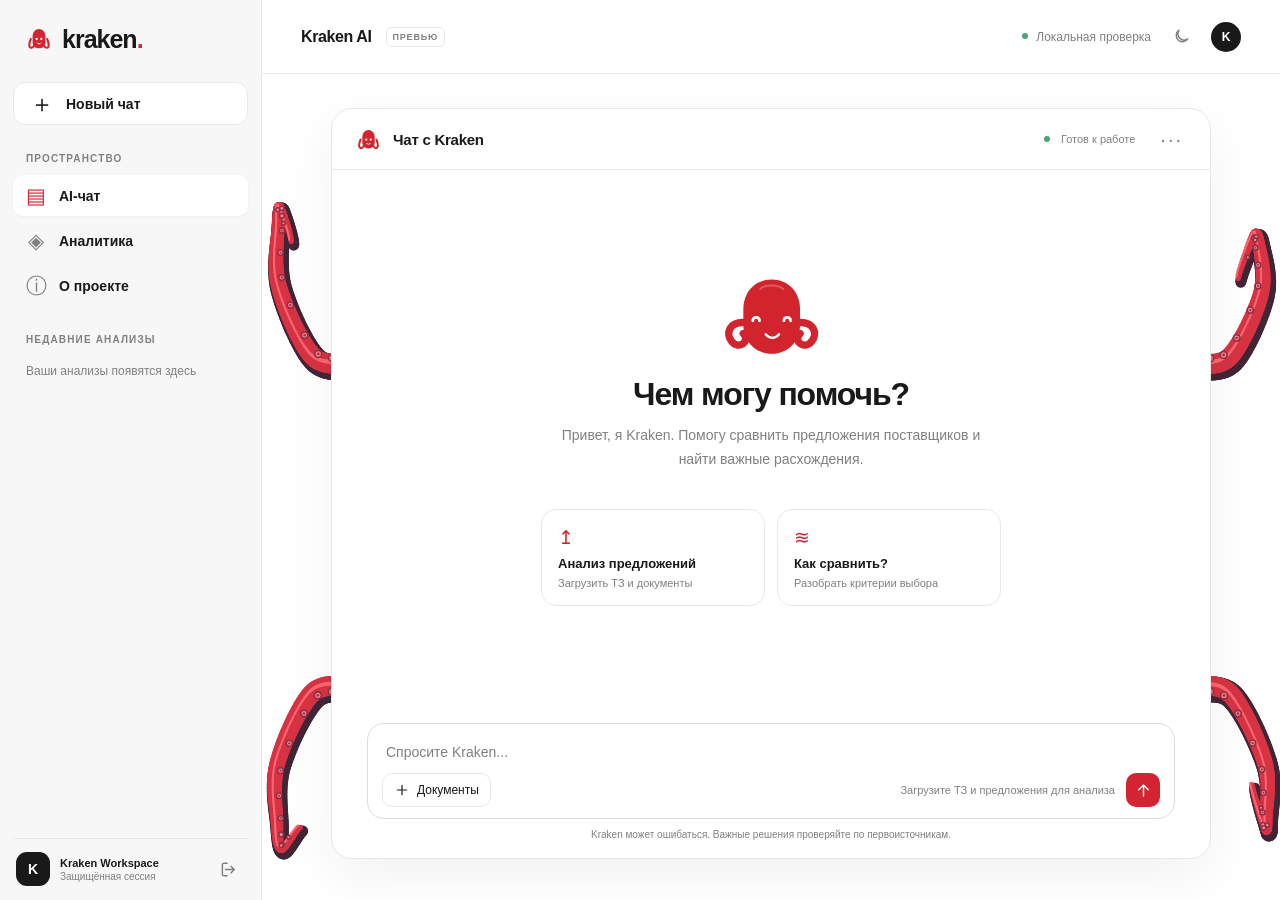
<file: index.html>
<!doctype html>
<html lang="ru">
<head>
  <meta charset="utf-8">
  <meta name="viewport" content="width=device-width, initial-scale=1, viewport-fit=cover">
  <meta name="theme-color" content="#ffffff">
  <meta name="description" content="KrakenAI — интеллектуальный анализ коммерческих предложений поставщиков">
  <title>Kraken — AI для закупок</title>
  
  <style>:root{--bg:#fff;--panel:#f8f8f8;--panel2:#f4f4f4;--line:#ececec;--ink:#191919;--muted:#808080;--red:#d1242d;--red-hover:#b91d27;--white:#fff;--shadow:0 14px 55px rgba(0,0,0,.075);color-scheme:light}
:root[data-theme=dark]{--bg:#171717;--panel:#202020;--panel2:#272727;--line:#313131;--ink:#f5f5f5;--muted:#9e9e9e;--red:#e13d45;--red-hover:#ce3039;--white:#fff;--shadow:0 14px 55px rgba(0,0,0,.25);color-scheme:dark}
*{box-sizing:border-box}html,body{margin:0;height:100%;font-family:-apple-system,BlinkMacSystemFont,"Segoe UI",Inter,Roboto,Arial,sans-serif;background:var(--bg);color:var(--ink);font-size:14px}button,input,textarea{font:inherit}button{cursor:pointer}button:focus-visible,input:focus-visible,textarea:focus-visible{outline:2px solid var(--red);outline-offset:2px}button:disabled{cursor:wait;opacity:.56}[hidden]{display:none!important}.shell{display:flex;min-height:100dvh;height:100dvh;overflow:hidden}.sidebar{width:262px;flex:0 0 262px;background:var(--panel);border-right:1px solid var(--line);padding:28px 13px 14px;display:flex;flex-direction:column;position:relative;overflow:hidden}.brand{font-size:24px;letter-spacing:-1.4px;font-weight:750;display:flex;align-items:center;gap:9px;padding:0 12px 28px;z-index:1}.brand-mark{width:28px;height:30px;color:var(--red)}.brand-mark svg{width:100%;height:100%}.brand-dot{color:var(--red)}.new-chat{height:43px;border:1px solid var(--line);border-radius:12px;background:var(--bg);color:var(--ink);text-align:left;padding:0 16px;font-weight:600;display:flex;gap:12px;align-items:center;z-index:1}.new-chat>span{font-size:24px;font-weight:300}.new-chat:hover,.nav-item:hover,.history-item:hover{background:var(--panel2)}.nav-caption{color:var(--muted);font-size:10px;letter-spacing:1.5px;font-weight:700;padding:28px 13px 11px}.nav{display:grid;gap:4px}.nav-item{height:41px;width:100%;border:0;border-radius:10px;background:transparent;text-align:left;color:var(--ink);padding:0 12px;font-weight:550;display:flex;align-items:center;gap:12px}.nav-item.active{background:var(--bg);box-shadow:0 1px 3px rgba(0,0,0,.04)}.nav-icon{font-size:21px;color:var(--muted);width:22px;text-align:center}.nav-item.active .nav-icon{color:var(--red)}.history{overflow-y:auto;z-index:1;flex:1;min-height:60px}.history-empty{display:block;padding:8px 13px;font-size:12px;color:var(--muted)}.history-item{border:0;border-radius:9px;background:transparent;text-align:left;padding:11px 12px;width:100%;color:var(--ink);display:block;overflow:hidden;white-space:nowrap;text-overflow:ellipsis;font-size:12px}.sidebar-bottom{margin-top:auto;position:relative;padding-top:120px}.tentacle{pointer-events:none;position:absolute;width:215px;height:215px;bottom:38px;left:-48px;opacity:.55;transform-origin:0 100%;animation:wiggle 9s ease-in-out infinite alternate}.account{z-index:1;position:relative;display:flex;align-items:center;padding:13px 3px 0;border-top:1px solid var(--line);gap:10px}.account-avatar,.profile-icon{background:var(--ink);color:var(--bg);border:0;display:grid;place-items:center;font-weight:750}.account-avatar{width:34px;height:34px;flex:none;border-radius:11px}.account-text{display:flex;flex-direction:column;gap:2px;flex:1;min-width:0}.account-text strong{font-size:11px;white-space:nowrap}.account-text span{color:var(--muted);font-size:10px}.icon-btn{width:32px;height:32px;border:0;border-radius:9px;background:transparent;color:var(--muted);display:grid;place-items:center;flex:none}.icon-btn:hover{background:var(--panel2);color:var(--ink)}.icon-btn svg,.attach svg,.send-button svg{width:19px;height:19px;fill:none;stroke:currentColor;stroke-width:1.8;stroke-linecap:round;stroke-linejoin:round}.main{flex:1;min-width:0;display:flex;flex-direction:column;background:var(--bg)}.topbar{height:74px;display:flex;align-items:center;justify-content:space-between;padding:0 39px;border-bottom:1px solid var(--line);flex:none}.top-left,.top-right{display:flex;align-items:center;gap:14px}.page-name{font-size:16px;font-weight:650;letter-spacing:-.4px}.top-badge{border:1px solid var(--line);color:var(--muted);font-size:9px;letter-spacing:.8px;border-radius:5px;padding:4px 6px;font-weight:700}.top-status{font-size:12px;color:var(--muted)}.status-dot{background:#4ba37c;width:6px;height:6px;display:inline-block;border-radius:50%;vertical-align:2px;margin-right:5px}.profile-icon{border-radius:100%;width:30px;height:30px;font-size:12px}.chat-view{flex:1;display:flex;flex-direction:column;min-height:0}.messages{width:min(100%,880px);margin:0 auto;flex:1;overflow-y:auto;padding:35px 22px 30px;display:flex;flex-direction:column;gap:23px;scrollbar-color:var(--line) transparent}.welcome{margin:auto;text-align:center;width:100%;max-width:620px;padding:22px 0 80px}.mascot-wrap{height:116px;display:grid;place-items:center;margin-bottom:6px}.mascot{width:108px;height:100px;filter:none;animation:float 6s ease-in-out infinite}.arm{transform-origin:center;animation:arms 4s ease-in-out infinite alternate}.arm-right{animation-delay:-1.5s}.welcome h1{margin:0 0 11px;font-size:32px;letter-spacing:-1.1px;font-weight:650}.welcome p{margin:0 auto;color:var(--muted);line-height:1.65;max-width:440px;font-size:14px}.prompts{margin:38px auto 0;max-width:460px;display:grid;grid-template-columns:repeat(2,minmax(0,1fr));gap:12px;text-align:left}.prompt-card{min-height:106px;background:var(--bg);border:1px solid var(--line);border-radius:15px;padding:16px;text-align:left;color:var(--ink);display:flex;flex-direction:column;gap:6px}.prompt-card:hover{border-color:var(--red)}.prompt-symbol{font-size:19px;color:var(--red);height:24px}.prompt-card strong{font-weight:600;font-size:13px}.prompt-card small{color:var(--muted);font-size:11px}.composer-area{width:min(100%,880px);margin:0 auto;padding:10px 22px max(19px,env(safe-area-inset-bottom));flex:none}.composer{border:1px solid var(--line);border-radius:18px;padding:16px 14px 11px;background:var(--bg);box-shadow:var(--shadow)}.composer textarea{border:0;outline:0!important;resize:none;background:transparent;color:var(--ink);width:100%;min-height:30px;max-height:150px;line-height:24px;padding:0 4px}.composer textarea::placeholder{color:var(--muted)}.composer-bottom{display:flex;align-items:center;gap:11px}.attach{border:1px solid var(--line);border-radius:10px;padding:8px 11px;background:var(--bg);color:var(--ink);display:flex;align-items:center;gap:7px;font-size:12px}.attach svg{width:16px;height:16px}.attach:hover{border-color:var(--red)}.composer-hint{flex:1;color:var(--muted);font-size:11px;text-align:right}.send-button{border:0;width:34px;height:34px;border-radius:10px;background:var(--red);color:white;display:grid;place-items:center;flex:none}.send-button:hover,.red-button:hover{background:var(--red-hover)}.disclaimer{text-align:center;color:var(--muted);font-size:10px;margin:12px 0 0}.bubble-row{max-width:100%;display:flex}.bubble-row.user{justify-content:flex-end}.bubble{max-width:82%;font-size:14px;line-height:1.65;white-space:pre-wrap;overflow-wrap:anywhere;padding:13px 17px;border-radius:15px}.bubble-row.user .bubble{background:var(--panel2);border-top-right-radius:5px}.bubble-row.assistant .bubble{background:transparent;padding:10px 0 10px 5px;border-left:2px solid var(--red);border-radius:0;max-width:100%;padding-left:18px}.bubble-label{display:block;font-size:10px;letter-spacing:1.1px;color:var(--red);font-weight:750;margin-bottom:9px}.result-inline{border:1px solid var(--line);border-radius:14px;padding:16px;margin-top:12px;display:flex;flex-wrap:wrap;align-items:center;justify-content:space-between;gap:10px}.result-inline strong{font-size:13px}.result-inline p{margin:4px 0 0;color:var(--muted);font-size:12px}.result-inline button{border:1px solid var(--line);border-radius:9px;background:var(--bg);color:var(--ink);padding:9px 12px;font-weight:600;font-size:11px}.analysis-view{overflow-y:auto;flex:1}.analysis-wrap{max-width:1120px;margin:0 auto;padding:64px 32px 80px}.analysis-heading{display:flex;justify-content:space-between;align-items:center;gap:25px}.eyebrow{color:var(--red);font-size:10px;font-weight:750;letter-spacing:2px}.analysis-heading h1{font-size:29px;letter-spacing:-1px;margin:10px 0}.analysis-heading p{color:var(--muted);font-size:13px;margin:0}.outline-button{color:var(--ink);background:var(--bg);border:1px solid var(--line);border-radius:10px;padding:12px 16px;font-weight:600;white-space:nowrap}.analysis-empty{text-align:center;max-width:390px;margin:120px auto 0}.empty-symbol{font-size:40px;color:var(--red)}.analysis-empty h2{margin:10px 0;font-size:21px}.analysis-empty p{color:var(--muted);line-height:1.8}.red-button{display:inline-flex;align-items:center;justify-content:center;gap:10px;border:0;border-radius:11px;background:var(--red);color:#fff;padding:12px 20px;font-weight:650;font-size:13px}.summary-grid{display:grid;grid-template-columns:repeat(3,minmax(0,1fr));gap:14px;margin:35px 0 26px}.metric{padding:22px;border:1px solid var(--line);border-radius:15px}.metric span{font-size:11px;color:var(--muted)}.metric strong{display:block;font-size:24px;letter-spacing:-1px;margin-top:10px;overflow-wrap:anywhere}.metric strong.best{color:var(--red);font-size:16px;letter-spacing:-.3px}.data-card{border:1px solid var(--line);border-radius:16px;padding:22px;margin-top:18px}.data-card h2{margin:0 0 17px;font-size:16px;letter-spacing:-.3px}.data-card p{color:var(--muted);font-size:12px;line-height:1.7}.table-scroll{overflow-x:auto}table{width:100%;border-collapse:collapse;text-align:left;font-size:12px}th{color:var(--muted);font-weight:550;font-size:11px;padding:12px 14px;background:var(--panel)}td{padding:15px 14px;border-bottom:1px solid var(--line);vertical-align:top;min-width:110px}tr:last-child td{border:0}.pill{font-size:10px;border-radius:6px;padding:5px 8px;white-space:nowrap;display:inline-block;background:var(--panel2);color:var(--muted)}.pill.pass{background:#e5f6ee;color:#278053}.pill.fail{background:#ffeded;color:#be2a2f}.pill.unknown{background:#fff3d9;color:#9f7517}:root[data-theme=dark] .pill.pass{background:#153329;color:#9de6c2}:root[data-theme=dark] .pill.fail{background:#3a2020;color:#f5a5a5}:root[data-theme=dark] .pill.unknown{background:#382d19;color:#f4cf78}.download-links{display:flex;flex-wrap:wrap;gap:10px;margin-top:22px}.download-links a{color:var(--ink);background:var(--panel);padding:10px 13px;border-radius:9px;text-decoration:none;font-size:12px;font-weight:600}.download-links a:hover{color:var(--red)}.notes-list{display:grid;gap:10px}.note{border-left:2px solid var(--red);background:var(--panel);padding:12px 14px;font-size:12px;line-height:1.7}.note span{color:var(--muted);display:block;margin-top:5px}.modal-backdrop,.auth-overlay{position:fixed;inset:0;z-index:30;background:rgba(16,16,16,.52);display:grid;place-items:center;padding:20px}.modal{background:var(--bg);color:var(--ink);width:min(100%,540px);padding:29px;border-radius:20px;box-shadow:var(--shadow)}.modal-top{display:flex;justify-content:space-between;gap:20px;align-items:flex-start}.modal h2{margin:8px 0 0;font-size:22px;letter-spacing:-.6px}.modal>p{color:var(--muted);line-height:1.75;font-size:12px;margin:17px 0 24px}.file-label{display:block;border:1px dashed #bdbdbd;border-radius:13px;padding:17px;margin:13px 0;font-weight:650;font-size:13px;cursor:pointer}.file-label span{float:right;color:var(--muted);font-size:11px;font-weight:400}.file-label small{display:block;font-size:11px;margin-top:12px;color:var(--muted);font-weight:400}.file-label input{display:block;width:100%;font-size:11px;margin-top:12px}.modal-actions{margin-top:23px;display:flex;align-items:center;justify-content:space-between;gap:10px}.modal-actions>span{font-size:11px;color:var(--muted);max-width:250px}.auth-overlay{background:var(--bg);z-index:50}.auth-card{width:min(100%,395px);padding:24px;display:flex;flex-direction:column;gap:12px}.auth-mark{width:50px;height:50px;border-radius:15px;display:grid;place-items:center;background:var(--ink);color:var(--bg);font-size:24px;font-weight:800;letter-spacing:-2px}.auth-mark span{color:var(--red)}.auth-card h1{font-size:27px;line-height:1.18;letter-spacing:-.7px;margin:8px 0 0}.auth-card p{color:var(--muted);line-height:1.6;margin:0 0 14px}.auth-card label{font-size:12px;font-weight:650}.auth-card input{padding:14px;border:1px solid var(--line);border-radius:10px;background:var(--panel);color:var(--ink)}.auth-card .auth-error{color:var(--red);margin:0;font-size:12px}.auth-card small{font-size:10px;color:var(--muted);line-height:1.6;margin-top:8px}.mobile-only{display:none}.menu-backdrop{display:none}@keyframes wiggle{0%{transform:rotate(-7deg)}100%{transform:rotate(8deg) translateY(-5px)}}@keyframes float{0%,100%{transform:translateY(0)}50%{transform:translateY(-7px)}}@keyframes arms{from{transform:rotate(-6deg)}to{transform:rotate(6deg)}}@media(prefers-reduced-motion:reduce){.tentacle,.mascot,.arm{animation:none!important}}@media(max-width:840px){.sidebar{width:240px;flex-basis:240px}.topbar{padding:0 22px}.analysis-wrap{padding:40px 22px}}@media(max-width:680px){.mobile-only{display:grid}.sidebar{position:fixed;z-index:25;height:100dvh;left:0;top:0;width:272px;transform:translateX(-100%);transition:transform .22s ease;border-right:1px solid var(--line)}.sidebar.is-open{transform:translateX(0)}.menu-backdrop:not([hidden]){display:block;position:fixed;inset:0;z-index:24;background:rgba(0,0,0,.28)}.close-menu{margin-left:auto}.topbar{height:62px;padding:0 16px}.top-status{display:none}.top-left,.top-right{gap:9px}.messages{padding:20px 20px;gap:15px}.welcome{padding:0 0 35px}.mascot-wrap{height:105px}.mascot{width:95px}.welcome h1{font-size:27px}.welcome p{font-size:12px;max-width:315px}.prompts{margin-top:28px;gap:8px}.prompt-card{padding:13px;min-height:96px}.prompt-card strong{font-size:12px}.composer-area{padding:9px 12px max(15px,env(safe-area-inset-bottom))}.composer-hint{display:none}.composer{border-radius:16px;padding:12px 10px 8px}.disclaimer{font-size:9px}.analysis-wrap{padding:34px 16px}.analysis-heading{align-items:flex-start;flex-direction:column}.analysis-heading h1{font-size:25px}.summary-grid{grid-template-columns:1fr;gap:9px}.metric{padding:15px}.metric strong{margin-top:5px}.modal{padding:20px}.modal-actions{flex-direction:column;align-items:stretch}.modal-actions>span{max-width:none}.modal-actions button{width:100%}.bubble{max-width:90%}}
.source{color:var(--muted);font-size:10px;margin-top:7px;max-width:260px;overflow-wrap:anywhere;line-height:1.5}
.history-item:focus-visible,.nav-item:focus-visible{outline:2px solid var(--red)}
@media(hover:hover){.prompt-card,.send-button,.new-chat,.red-button,.nav-item{transition:background .15s ease,border-color .15s ease,transform .15s ease}}
.mascot-wrap{perspective:620px}.mascot{transform-style:preserve-3d;backface-visibility:hidden;animation:kraken-peek 6s ease-in-out infinite}
@keyframes kraken-peek{0%,100%{transform:translateY(0) rotateY(-9deg) rotateX(3deg)}50%{transform:translateY(-6px) rotateY(10deg) rotateX(-3deg)}}
@media(prefers-reduced-motion:reduce){.mascot{animation:none!important}}

/* KrakenAI live tentacles — a real 2D Canvas animation, never a looping video. */
.main { position: relative; }
.chat-view { position: relative; display: flex; align-items: center; justify-content: center; padding: 34px 30px 41px; isolation: isolate; overflow: hidden; min-height: 0; }
.tentacle-scene { position: absolute; inset: 0; width: 100%; height: 100%; z-index: 0; pointer-events: none; contain: strict; }
.chat-panel { display: flex; flex-direction: column; position: relative; z-index: 1; flex: 0 1 880px; height: 100%; min-height: 0; max-height: 820px; border: 1px solid var(--line); border-radius: 22px; background: var(--bg); box-shadow: var(--shadow); overflow: hidden; }
.chat-panel-head { flex: none; height: 61px; display: flex; align-items: center; justify-content: space-between; padding: 0 22px; border-bottom: 1px solid var(--line); }
.chat-panel-title { display: flex; align-items: center; gap: 11px; font-size: 15px; letter-spacing: -.25px; }
.chat-panel-title strong { font-weight: 660; }
.tiny-octo { font-size: 24px; width: 28px; display: inline-block; line-height: 1; filter: grayscale(1); }
.chat-online { display: flex; align-items: center; gap: 6px; color: var(--muted); font-size: 11px; }
.chat-more { color: var(--muted); background: none; border: 0; padding: 4px 5px; margin-left: 14px; font-size: 20px; line-height: 1; letter-spacing: 2px; }
.chat-more:hover { color: var(--red); }
.chat-panel .messages { width: 100%; min-height: 0; padding: 28px 38px 20px; }
.chat-panel .composer-area { width: 100%; padding: 6px 35px 18px; }
.chat-panel .composer { box-shadow: none; border-color: #dcdce0; }
:root[data-theme=dark] .chat-panel .composer { border-color: #3a3a3a; }
.chat-panel .disclaimer { font-size: 10px; margin: 10px 0 0; }
.chat-panel .welcome { padding: 0 0 35px; }
/* Do not render the old static sidebar tentacle; animated tentacles flank the chat. */
.sidebar-bottom .tentacle { display: none; }
@media (max-width: 1120px) {
 .chat-view { padding: 26px 22px 30px; }
 .chat-panel { flex-basis: 780px; }
}
@media (max-width: 840px) {
 .chat-panel .messages { padding: 22px 24px 18px; }
 .chat-panel .composer-area { padding: 4px 22px 17px; }
}
@media (max-width: 680px) {
 .chat-view { padding: 0; overflow: hidden; }
 .chat-panel { flex-basis: 100%; height: 100%; max-height: unset; border-radius: 0; border: 0; box-shadow: none; }
 .chat-panel-head { height: 51px; padding: 0 17px; }
 .chat-online { font-size: 0; }
 .chat-online .status-dot { width: 7px; height: 7px; }
 .chat-panel .messages { padding: 19px 20px 16px; }
 .chat-panel .composer-area { padding: 7px 13px max(13px,env(safe-area-inset-bottom)); }
 .chat-panel .disclaimer { font-size: 9px; }
 .chat-panel .welcome { padding: 0 0 24px; }
}

.chat-view { flex-direction: row; }
.chat-panel { width: min(880px,100%); }
.tiny-octo { display:flex; align-items:center; justify-content:center; width:28px; height:28px; color:var(--red); }
.tiny-octo svg { width:27px; height:27px; }
@media(max-width:680px){ .tentacle-scene { z-index:2; } }

.tiny-octo { filter: none; }

/* Reference-driven refinement: restrained ChatGPT-like layout, no gradients. */
:root{--red:#D52431;--red-hover:#BA1D28;--bg:#ffffff;--panel:#F7F7F7;--panel2:#F2F2F2;--line:#E8E8E8}
:root[data-theme=dark]{--bg:#171717;--panel:#202020;--panel2:#292929;--line:#383838;--red:#E33C46;--red-hover:#C92D38}
.brand{font-size:25px;letter-spacing:-1px}.brand-dot{color:var(--red)}
.nav-caption{font-size:10px;letter-spacing:1.15px}
.sidebar{padding-top:24px}.new-chat{border-radius:12px}
.chat-panel{border-radius:21px;box-shadow:0 18px 55px rgba(0,0,0,.055)}
.chat-panel .composer{border-radius:17px}
.chat-panel .messages{scrollbar-width:thin}
.welcome h1{font-weight:660;font-size:32px}
.welcome p{font-size:14px;max-width:420px}
.prompt-card{min-height:91px}
.prompt-card strong{font-size:13px}
.tentacle-scene{opacity:.92}
.info-view{overflow-y:auto;flex:1;padding:54px 25px}
.info-inner{max-width:740px;margin:0 auto}
.info-label{font-size:11px;font-weight:750;letter-spacing:1.5px;color:var(--red)}
.info-inner h1{margin:12px 0 10px;font-size:34px;letter-spacing:-1.2px}
.info-inner>p{max-width:560px;color:var(--muted);line-height:1.75;font-size:15px}
.info-grid{display:grid;grid-template-columns:repeat(2,minmax(0,1fr));gap:14px;margin-top:35px}
.info-card{padding:22px;border:1px solid var(--line);border-radius:16px;background:var(--bg)}
.info-card h2{font-size:15px;margin:0 0 10px}.info-card p{color:var(--muted);line-height:1.7;margin:0;font-size:13px}
.info-card .info-symbol{color:var(--red);font-size:21px;margin-bottom:14px}
.info-footnote{color:var(--muted);font-size:12px;margin-top:30px;line-height:1.7}
@media(max-width:680px){.chat-panel{box-shadow:none}.info-view{padding:35px 19px}.info-inner h1{font-size:28px}.info-grid{grid-template-columns:1fr;gap:10px}.info-card{padding:18px}.chat-panel .messages{padding-top:15px}}

</style>
  
  
<script>
window.fetch = async function(input,options={}) {
  const path=String(input);
  let body={}; let status=200;
  if (path.endsWith('/api/me')) {
    body={authenticated:true,name:'KrakenAI Demo',ai_enabled:false};
  } else if (path === '/api/analyses' && (!options.method || options.method==='GET')) {
    body=[];
  } else if (path === '/api/chat') {
    body={answer:'В рабочей версии я извлекаю условия из технического задания, проверяю характеристики коммерческих предложений, показываю расхождения и источники данных. В этом локальном демо ответы демонстрационные — для настоящего анализа нужен сервер.'};
  } else if (path === '/api/analyses' && options.method === 'POST') {
    body={detail:'Это демонстрация интерфейса. Файлы не загружаются и не анализируются. Для реальной обработки запустите сервер из ZIP-архива.'};
    status=503;
  } else {
    body={detail:'Функция доступна только в рабочей серверной версии.'}; status=503;
  }
  return new Response(JSON.stringify(body), {status,headers:{'Content-Type':'application/json'}});
};
</script>
</head>
<body>
  <div class="shell" id="shell">
    <aside class="sidebar" id="sidebar" aria-label="Боковая панель">
      <div class="brand"><span class="brand-mark" aria-hidden="true"><svg viewBox="0 0 48 48" fill="none"><path d="M10 24c-3 7-4 14 0 15 4 1 7-5 8-10M38 24c3 7 4 14 0 15-4 1-7-5-8-10" stroke="currentColor" stroke-width="3.5" stroke-linecap="round"/><path d="M13 20c0-8 5-13 11-13s11 5 11 13v9c0 7-5 11-11 11s-11-4-11-11v-9Z" fill="currentColor"/><circle cx="20" cy="24" r="2" fill="#fff"/><circle cx="28" cy="24" r="2" fill="#fff"/><path d="M21 31c1 2 5 2 6 0" stroke="#fff" stroke-width="1.7" stroke-linecap="round"/></svg></span><span>kraken<span class="brand-dot">.</span></span><button class="icon-btn mobile-only close-menu" id="closeSidebar" aria-label="Закрыть меню"><svg viewBox="0 0 24 24"><path d="M5 5l14 14M19 5 5 19"/></svg></button></div>
      <button class="new-chat" id="newChat"><span>＋</span> Новый чат</button>
      <div class="nav-caption">ПРОСТРАНСТВО</div>
      <nav class="nav" aria-label="Разделы"><button class="nav-item active" data-view="chat"><span class="nav-icon">▤</span> AI-чат</button><button class="nav-item" data-view="analysis"><span class="nav-icon">◈</span> Аналитика</button><button class="nav-item" data-view="info"><span class="nav-icon">ⓘ</span> О проекте</button></nav>
      <div class="nav-caption history-title">НЕДАВНИЕ АНАЛИЗЫ</div>
      <div class="history" id="history"><span class="history-empty">Ваши анализы появятся здесь</span></div>
      <div class="sidebar-bottom">
        <svg class="tentacle tentacle-l" viewBox="0 0 220 220" aria-hidden="true"><path d="M-28 176C8 178 25 140 17 102 9 68 46 66 61 87c17 23-1 52-12 43-16-14 16-42 48-29 31 13 21 52 4 56" stroke="#E9E9E9" stroke-width="20" fill="none" stroke-linecap="round"/><path d="M-28 176C8 178 25 140 17 102 9 68 46 66 61 87c17 23-1 52-12 43-16-14 16-42 48-29 31 13 21 52 4 56" stroke="#D1242D" stroke-width="2.5" fill="none" stroke-linecap="round"/><g fill="#d2d2d2"><circle cx="24" cy="142" r="3"/><circle cx="22" cy="125" r="3"/><circle cx="24" cy="109" r="3"/><circle cx="34" cy="94" r="3"/><circle cx="53" cy="104" r="3"/></g></svg>
        <div class="account"><span class="account-avatar">K</span><div class="account-text"><strong>Kraken Workspace</strong><span>Защищённая сессия</span></div><button class="icon-btn" id="logout" title="Выйти" aria-label="Выйти"><svg viewBox="0 0 24 24"><path d="M9 4H5a2 2 0 0 0-2 2v12a2 2 0 0 0 2 2h4M14 8l4 4-4 4M7 12h11"/></svg></button></div>
      </div>
    </aside>
    <div id="menuBackdrop" class="menu-backdrop" hidden></div>
    <main class="main">
      <header class="topbar"><div class="top-left"><button class="icon-btn mobile-only" id="openSidebar" aria-label="Открыть меню"><svg viewBox="0 0 24 24"><path d="M4 7h16M4 12h16M4 17h16"/></svg></button><span class="page-name" id="pageName">Kraken AI</span><span class="top-badge">ПРЕВЬЮ</span></div><div class="top-right"><span class="top-status" id="aiStatus"><span class="status-dot"></span> Просмотр интерфейса</span><button class="icon-btn" id="themeButton" title="Сменить тему" aria-label="Сменить тему"><svg viewBox="0 0 24 24"><path d="M20 15.1A8 8 0 0 1 8.9 4 8 8 0 1 0 20 15.1Z"/></svg></button><button class="profile-icon" title="Kraken workspace">K</button></div></header>
      <section id="chatView" class="chat-view">
        <canvas id="tentacleCanvas" class="tentacle-scene" aria-hidden="true"></canvas>
        <div class="chat-panel" id="chatPanel">
          <div class="chat-panel-head"><div class="chat-panel-title"><span class="tiny-octo" aria-hidden="true"><svg viewBox="0 0 48 48" fill="none"><path d="M10 24c-3 7-4 14 0 15 4 1 7-5 8-10M38 24c3 7 4 14 0 15-4 1-7-5-8-10" stroke="currentColor" stroke-width="3.5" stroke-linecap="round"/><path d="M13 20c0-8 5-13 11-13s11 5 11 13v9c0 7-5 11-11 11s-11-4-11-11v-9Z" fill="currentColor"/><circle cx="20" cy="24" r="2" fill="white"/><circle cx="28" cy="24" r="2" fill="white"/><path d="M21 31c1 2 5 2 6 0" stroke="white" stroke-width="1.7" stroke-linecap="round"/></svg></span><strong>Чат с Kraken</strong></div><div class="chat-online"><span class="status-dot"></span> Готов к работе <button type="button" class="chat-more" id="panelNewChat" title="Начать новый чат" aria-label="Начать новый чат">···</button></div></div>
        <div class="messages" id="messages" aria-live="polite"><section class="welcome" id="welcome">
          <div class="mascot-wrap" aria-hidden="true"><svg class="mascot" viewBox="0 0 160 146" fill="none"><path class="arm arm-left" d="M44 89C18 86 12 105 22 117c10 12 28 0 17-12" stroke="#D1242D" stroke-width="11" stroke-linecap="round"/><path class="arm arm-right" d="M118 89c26-3 32 16 22 28-10 12-28 0-17-12" stroke="#D1242D" stroke-width="11" stroke-linecap="round"/><path d="M39 69C39 43 57 25 81 25s42 18 42 44v23c0 25-18 43-42 43s-42-18-42-43V69Z" fill="#D1242D"/><path d="M53 86c0-3 2-5 5-5s5 2 5 5M99 86c0-3 2-5 5-5s5 2 5 5" stroke="white" stroke-width="4" stroke-linecap="round"/><path d="M72 106c6 7 14 7 20 0" stroke="white" stroke-width="3.4" stroke-linecap="round"/><path d="M64 39c6-7 27-7 34 0" stroke="white" stroke-opacity=".26" stroke-width="3" stroke-linecap="round"/></svg></div>
          <h1>Чем могу помочь?</h1><p>Привет, я Kraken. Помогу сравнить предложения поставщиков и найти важные расхождения.</p>
          <div class="prompts"><button class="prompt-card" id="welcomeUpload"><span class="prompt-symbol">↥</span><strong>Анализ предложений</strong><small>Загрузить ТЗ и документы</small></button><button class="prompt-card" data-prompt="Как правильно сравнивать коммерческие предложения?"><span class="prompt-symbol">≋</span><strong>Как сравнить?</strong><small>Разобрать критерии выбора</small></button></div>
        </section></div>
        <div class="composer-area"><div class="composer"><textarea id="messageInput" rows="1" maxlength="1000" placeholder="Спросите Kraken..." aria-label="Ваше сообщение"></textarea><div class="composer-bottom"><button class="attach" id="uploadButton" type="button" title="Загрузить документы"><svg viewBox="0 0 24 24"><path d="M12 5v14M5 12h14"/></svg> <span>Документы</span></button><span class="composer-hint" id="composerHint">Загрузите ТЗ и предложения для анализа</span><button class="send-button" id="sendButton" type="button" aria-label="Отправить"><svg viewBox="0 0 24 24"><path d="M12 19V5M6 11l6-6 6 6"/></svg></button></div></div><p class="disclaimer">Kraken может ошибаться. Важные решения проверяйте по первоисточникам.</p></div>
        </div>
      </section>
      <section id="analysisView" class="analysis-view" hidden>
        <div class="analysis-wrap"><div class="analysis-heading"><div><span class="eyebrow">АНАЛИТИКА</span><h1>Результаты сравнения</h1><p>Технические требования, расхождения и источники данных</p></div><button class="outline-button" id="analysisNew">＋ Новый анализ</button></div><div id="analysisContent" class="analysis-content"><div class="analysis-empty"><span class="empty-symbol">◈</span><h2>Пока нет анализов</h2><p>Загрузите техническое задание и предложения поставщиков, чтобы получить сравнительную таблицу.</p><button id="analysisUpload" class="red-button">Загрузить документы</button></div></div></div>
      </section>
      <section id="infoView" class="info-view" hidden><div class="info-inner"><span class="info-label">О ПРОЕКТЕ</span><h1>KrakenAI</h1><p>Интеллектуальный помощник для анализа коммерческих предложений поставщиков. Вся подробная информация — здесь, а в чате остаётся только то, что нужно для работы.</p><div class="info-grid"><article class="info-card"><div class="info-symbol">↥</div><h2>Документы</h2><p>Техническое задание и предложения поставщиков в PDF, DOCX или XLSX.</p></article><article class="info-card"><div class="info-symbol">◎</div><h2>Сопоставление</h2><p>Проверка числовых характеристик, условий и расхождений с техническим заданием.</p></article><article class="info-card"><div class="info-symbol">▤</div><h2>Отчёты</h2><p>Сравнение в отдельном разделе аналитики, подтверждения и экспорт результатов.</p></article><article class="info-card"><div class="info-symbol">♢</div><h2>Ответственность</h2><p>Результаты являются предварительными. Закупочное решение проверяет специалист.</p></article></div><p class="info-footnote">Для обработки реальных конфиденциальных документов требуется защищённый сервер и настроенная AI-модель. Публичная версия дизайна — демонстрация интерфейса.</p></div></section>
    </main>
  </div>
  <div class="modal-backdrop" id="uploadModal" hidden><section class="modal" role="dialog" aria-modal="true" aria-labelledby="uploadTitle"><div class="modal-top"><div><span class="eyebrow">НОВЫЙ АНАЛИЗ</span><h2 id="uploadTitle">Загрузить документы</h2></div><button class="icon-btn" id="closeUpload" aria-label="Закрыть"><svg viewBox="0 0 24 24"><path d="M5 5l14 14M19 5 5 19"/></svg></button></div><p>Добавьте техническое задание и до пяти коммерческих предложений. Поддерживаются PDF, DOCX, XLSX до 5 МБ каждый.</p><form id="uploadForm"><label class="file-label">Техническое задание <span>обязательно</span><input id="tzFile" type="file" name="tz" accept=".pdf,.docx,.xlsx" required><small id="tzName">Выбрать файл</small></label><label class="file-label">Коммерческие предложения <span>1–5 файлов</span><input id="offerFiles" type="file" name="proposals" accept=".pdf,.docx,.xlsx" multiple required><small id="offerNames">Выбрать файлы</small></label><div class="modal-actions"><span id="uploadFeedback" role="status"></span><button type="submit" class="red-button" id="uploadSubmit">Начать анализ <span>↗</span></button></div></form></section></div>
  <div class="auth-overlay" id="authOverlay"><form class="auth-card" id="loginForm"><div class="auth-mark">K<span>.</span></div><h1>Добро пожаловать в Kraken</h1><p>Введите пароль рабочего пространства, чтобы открыть защищённую сессию.</p><label for="passwordInput">Пароль</label><input id="passwordInput" type="password" autocomplete="current-password" minlength="16" required placeholder="Пароль рабочего пространства"><p class="auth-error" id="authError" role="alert"></p><button class="red-button" type="submit">Войти в рабочее пространство</button><small>Прототип с единым паролем, не предназначен для публичного многопользовательского доступа.</small></form></div>
<script>/* KrakenAI browser application — no third-party scripts, no untrusted HTML rendering. */
'use strict';

const $ = id => document.getElementById(id);
const state = {analysisId: null, result: null, busy: false, view: 'chat', history: []};
const safe = value => String(value ?? '—').replace(/[&<>"']/g, c => ({'&':'&amp;','<':'&lt;','>':'&gt;','"':'&quot;',"'":'&#39;'}[c]));
const fmt = value => value == null ? 'Не указано' : typeof value === 'number' ? new Intl.NumberFormat('ru-RU',{maximumFractionDigits:3}).format(value) : String(value);
const statuses = {pass:['Соответствует','pass'],fail:['Расхождение','fail'],unknown:['Проверить','unknown']};

async function request(path, options={}) {
  const headers = {'X-Kraken-Request':'1', ...(options.headers||{})};
  if (options.body && !(options.body instanceof FormData)) headers['Content-Type']='application/json';
  let response;
  try { response=await fetch(path,{credentials:'same-origin',cache:'no-store',...options,headers}); }
  catch {throw new Error('Сервер недоступен. Проверьте интернет-соединение.');}
  if (response.status===401 && path!=='/api/login') showAuth();
  if (!response.ok) {
    let detail='Ошибка сервера ('+response.status+')';
    try { detail=(await response.json()).detail||detail; } catch {}
    throw new Error(typeof detail==='string'?detail:'Ошибка обработки запроса');
  }
  return response.json();
}
function showAuth(){ $('authOverlay').hidden=false; }
function hideAuth(){ $('authOverlay').hidden=true; $('authError').textContent=''; $('passwordInput').value=''; }
function setBusy(busy){ state.busy=busy; $('sendButton').disabled=busy; $('uploadSubmit').disabled=busy; $('messageInput').disabled=busy; }
function scrollMessages(){ const el=$('messages'); el.scrollTop=el.scrollHeight; }
function closeSidebar(){ $('sidebar').classList.remove('is-open'); $('menuBackdrop').hidden=true; }
function openSidebar(){ $('sidebar').classList.add('is-open'); $('menuBackdrop').hidden=false; }
function setView(view){
  state.view=view;
  $('chatView').hidden=view!=='chat'; $('analysisView').hidden=view!=='analysis'; $('infoView').hidden=view!=='info';
  $('pageName').textContent=view==='chat'?'Kraken AI':view==='analysis'?'Аналитика':'О проекте';
  document.querySelectorAll('[data-view]').forEach(b=>b.classList.toggle('active',b.dataset.view===view));
  closeSidebar();
}
function appendMessage(role, text, extras=null){
  $('welcome')?.remove();
  const row=document.createElement('div'); row.className='bubble-row '+(role==='user'?'user':'assistant');
  const bubble=document.createElement('div');bubble.className='bubble';
  if(role==='assistant'){const label=document.createElement('span');label.className='bubble-label';label.textContent='KRAKEN';bubble.append(label);}
  const content=document.createElement('span');content.textContent=text;bubble.append(content);
  if(extras){const card=document.createElement('div');card.className='result-inline';
    const left=document.createElement('div');const title=document.createElement('strong');title.textContent=extras.title;
    const subtitle=document.createElement('p');subtitle.textContent=extras.subtitle;
    left.append(title,subtitle);const button=document.createElement('button');button.textContent='Открыть аналитику ↗';
    button.addEventListener('click',()=>{setView('analysis');renderAnalysis();});card.append(left,button);bubble.append(card);
  }
  row.append(bubble);$('messages').append(row);scrollMessages();return content;
}
function resetChat(){
  state.analysisId=null;state.result=null;
  $('messages').replaceChildren();
  const w=document.createElement('section'); w.className='welcome';w.id='welcome';
  w.innerHTML=`<div class="mascot-wrap" aria-hidden="true"><svg class="mascot" viewBox="0 0 160 146" fill="none"><path class="arm arm-left" d="M44 89C18 86 12 105 22 117c10 12 28 0 17-12" stroke="#D1242D" stroke-width="11" stroke-linecap="round"/><path class="arm arm-right" d="M118 89c26-3 32 16 22 28-10 12-28 0-17-12" stroke="#D1242D" stroke-width="11" stroke-linecap="round"/><path d="M39 69C39 43 57 25 81 25s42 18 42 44v23c0 25-18 43-42 43s-42-18-42-43V69Z" fill="#D1242D"/><path d="M53 86c0-3 2-5 5-5s5 2 5 5M99 86c0-3 2-5 5-5s5 2 5 5" stroke="white" stroke-width="4" stroke-linecap="round"/><path d="M72 106c6 7 14 7 20 0" stroke="white" stroke-width="3.4" stroke-linecap="round"/></svg></div><h1>Чем могу помочь?</h1><p>Привет, я Kraken. Помогу сравнить предложения поставщиков и найти важные расхождения.</p><div class="prompts"><button class="prompt-card" id="welcomeUpload"><span class="prompt-symbol">↥</span><strong>Анализ предложений</strong><small>Загрузить ТЗ и документы</small></button><button class="prompt-card" data-prompt="Как правильно сравнивать коммерческие предложения?"><span class="prompt-symbol">≋</span><strong>Как сравнить?</strong><small>Разобрать критерии выбора</small></button></div>`;
  $('messages').append(w);bindPrompts(); $('composerHint').textContent='Загрузите ТЗ и предложения для анализа';setView('chat');
}
function bindPrompts(){
  $('welcomeUpload')?.addEventListener('click',openUpload);
  document.querySelectorAll('[data-prompt]').forEach(el=>el.addEventListener('click',()=>{ $('messageInput').value=el.dataset.prompt;sendMessage(); }));
}
function openUpload(){ if(state.busy)return; $('uploadFeedback').textContent='';$('uploadModal').hidden=false; $('tzFile').focus();closeSidebar(); }
function closeUpload(){ $('uploadModal').hidden=true; }

function badge(check){ const [label,css]=statuses[check?.status]||statuses.unknown;return `<span class="pill ${css}">${label}</span>`;}
function renderAnalysis(){
  const area=$('analysisContent');const result=state.result;
  if(!result){area.innerHTML='<div class="analysis-empty"><span class="empty-symbol">◈</span><h2>Пока нет анализов</h2><p>Загрузите ТЗ и коммерческие предложения, чтобы увидеть сравнительную таблицу.</p><button id="analysisUpload" class="red-button">Загрузить документы</button></div>';
    $('analysisUpload').addEventListener('click',openUpload);return;}
  const suppliers=Array.isArray(result.suppliers)?result.suppliers:[];
  const rows=suppliers.map(s=>`<tr><td><strong>${safe(s.name)}</strong></td><td>${safe(s.passed)}</td><td>${safe(s.failed)}</td><td>${safe(s.unknown)}</td><td>${safe(s.coverage_percent)}%</td></tr>`).join('');
  const details=suppliers.map(s=>`<div class="data-card"><h2>${safe(s.name)}</h2><div class="table-scroll"><table><thead><tr><th>Характеристика</th><th>Требование</th><th>Предложено</th><th>Результат</th></tr></thead><tbody>${(s.checks||[]).map(c=>`<tr><td><strong>${safe(c.parameter)}</strong><div class="source">ТЗ: ${safe(c.requirement_source)}</div></td><td>${safe(c.operator==='min'?'≥ ':c.operator==='max'?'≤ ':'= ')}${safe(fmt(c.required))} ${safe(c.unit)}</td><td>${c.actual==null?'Не найдено':`${safe(fmt(c.actual))} ${safe(c.unit)}`}<div class="source">${safe(c.offer_source||'Нет подтверждающей цитаты')}</div></td><td>${badge(c)}<div class="source">${safe(c.reason)}</div></td></tr>`).join('')}</tbody></table></div></div>`).join('');
  const notes=(result.ai?.observations||[]).map(n=>`<div class="note"><strong>${safe(n.supplier)}</strong> — ${safe(n.finding)}<span>ТЗ: «${safe(n.requirement_quote)}»${n.offer_quote?' · КП: «'+safe(n.offer_quote)+'»':''} · ${safe(n.status)}</span></div>`).join('');
  const url=state.analysisId?'/api/analyses/'+encodeURIComponent(state.analysisId):'';
  area.innerHTML=`<div class="summary-grid"><div class="metric"><span>Предложений</span><strong>${safe(suppliers.length)}</strong></div><div class="metric"><span>Проверено требований</span><strong>${safe(result.requirements?.length||0)}</strong></div><div class="metric"><span>Предварительный выбор</span><strong class="best">${safe(result.recommended||'Нужна проверка')}</strong></div></div><div class="data-card"><h2>Сводное сравнение</h2><div class="table-scroll"><table><thead><tr><th>Поставщик</th><th>Совпадений</th><th>Расхождений</th><th>Неизвестно</th><th>Покрытие</th></tr></thead><tbody>${rows}</tbody></table></div><p>${safe(result.warning)}</p></div>${details}<div class="data-card"><h2>Смысловые наблюдения AI</h2>${notes?`<div class="notes-list">${notes}</div>`:`<p>${result.ai?.enabled?'Наблюдения не найдены или сервис модели недоступен.':'Модель не подключена. Числовой анализ выполнен по правилам.'}</p>`}<p>Выводы предварительные: решение о закупке принимает специалист.</p></div><div class="download-links"><a href="${url}/pdf">↓ Скачать PDF</a><a href="${url}/csv">↓ Скачать CSV</a><a href="${url}/report">↓ JSON</a></div>`;
}
async function loadHistory(){
  try{const history=await request('/api/analyses');state.history=history;const pane=$('history');pane.replaceChildren();
    if(!history.length){const empty=document.createElement('span');empty.className='history-empty';empty.textContent='Ваши анализы появятся здесь';pane.append(empty);return;}
    for(const r of history){const button=document.createElement('button');button.className='history-item';button.title=r.filenames?.join(' · ');
      button.textContent=(r.filenames||[]).slice(1,2).join('')||'Анализ';button.addEventListener('click',()=>openHistory(r.id));pane.append(button);}
  }catch(e){console.warn('History unavailable:',e.message);}
}
async function openHistory(id){
  try{const result=await request('/api/analyses/'+encodeURIComponent(id));state.analysisId=id;state.result=result;renderAnalysis();setView('analysis');}
  catch(e){appendMessage('assistant',e.message);}
}
async function uploadFiles(event){
  event.preventDefault();if(state.busy)return;
  const tz=$('tzFile').files[0],offers=[...$('offerFiles').files];
  if(!tz||offers.length<1||offers.length>5){$('uploadFeedback').textContent='Нужно ТЗ и от 1 до 5 предложений.';return;}
  if([tz,...offers].some(f=>f.size>5*1024*1024||f.size===0)){ $('uploadFeedback').textContent='Размер каждого файла: от 1 байта до 5 МБ.';return;}
  const fd=new FormData();fd.append('tz',tz);offers.forEach(f=>fd.append('proposals',f));
  $('uploadFeedback').textContent='Документы обрабатываются…';setBusy(true);
  try{const payload=await request('/api/analyses',{method:'POST',body:fd});state.analysisId=payload.id;state.result=payload.result;
    closeUpload();$('uploadForm').reset();$('tzName').textContent='Выбрать файл';$('offerNames').textContent='Выбрать файлы';
    setView('chat');appendMessage('user','Проанализируй техническое задание и '+offers.length+' коммерческих предложения.');
    const r=payload.result;const title=r.recommended?'Предварительно подходит: '+r.recommended:'Анализ завершён: необходима проверка';
    appendMessage('assistant',r.warning,{title,subtitle:`Требований: ${r.requirements.length} · Поставщиков: ${r.suppliers.length}`});
    renderAnalysis();loadHistory();$('composerHint').textContent='Задайте вопрос по результатам анализа';
  }catch(e){$('uploadFeedback').textContent=e.message;}
  finally{setBusy(false);}
}
async function sendMessage(){
  if(state.busy)return;const text=$('messageInput').value.trim();if(!text)return;
  $('messageInput').value='';$('messageInput').style.height='';setView('chat');appendMessage('user',text);
  setBusy(true);const placeholder=appendMessage('assistant','Думаю…');
  try{const answer=await request('/api/chat',{method:'POST',body:JSON.stringify({message:text,analysis_id:state.analysisId})});placeholder.textContent=answer.answer;}
  catch(e){placeholder.textContent='Не удалось получить ответ: '+e.message;}
  finally{setBusy(false);$('messageInput').focus();scrollMessages();}
}
function setTheme(theme){document.documentElement.dataset.theme=theme;try{localStorage.setItem('kraken_theme',theme)}catch{}}
function init(){
  try{setTheme(localStorage.getItem('kraken_theme')==='dark'?'dark':'light');}catch{setTheme('light');}
  $('themeButton').addEventListener('click',()=>setTheme(document.documentElement.dataset.theme==='light'?'dark':'light'));
  $('openSidebar').addEventListener('click',openSidebar);$('closeSidebar').addEventListener('click',closeSidebar);$('menuBackdrop').addEventListener('click',closeSidebar);
  document.querySelectorAll('[data-view]').forEach(el=>el.addEventListener('click',()=>{setView(el.dataset.view);if(el.dataset.view==='analysis')renderAnalysis()}));
  $('newChat').addEventListener('click',resetChat);$('panelNewChat').addEventListener('click',resetChat);$('analysisNew').addEventListener('click',openUpload);
  $('uploadButton').addEventListener('click',openUpload);$('closeUpload').addEventListener('click',closeUpload);
  $('uploadModal').addEventListener('click',e=>{if(e.target===$('uploadModal'))closeUpload();});
  document.addEventListener('keydown',e=>{if(e.key==='Escape'){closeUpload();closeSidebar();}});
  $('tzFile').addEventListener('change',()=>{$('tzName').textContent=$('tzFile').files[0]?.name||'Выбрать файл'});
  $('offerFiles').addEventListener('change',()=>{$('offerNames').textContent=[...$('offerFiles').files].map(f=>f.name).join(' · ')||'Выбрать файлы'});
  $('uploadForm').addEventListener('submit',uploadFiles);
  $('sendButton').addEventListener('click',sendMessage);
  $('messageInput').addEventListener('keydown',e=>{if(e.key==='Enter'&&!e.shiftKey){e.preventDefault();sendMessage()}});
  $('messageInput').addEventListener('input',()=>{const t=$('messageInput');t.style.height='auto';t.style.height=Math.min(t.scrollHeight,150)+'px';});
  $('logout').addEventListener('click',async()=>{try{await request('/api/logout',{method:'POST'})}catch{}showAuth();resetChat();$('history').replaceChildren();});
  $('loginForm').addEventListener('submit',async e=>{e.preventDefault();$('authError').textContent='';
    try{const r=await request('/api/login',{method:'POST',body:JSON.stringify({password:$('passwordInput').value})});hideAuth();resetChat();$('aiStatus').innerHTML='<span class="status-dot"></span> '+(r.ai_enabled?'AI подключён':'Локальная проверка');loadHistory();}
    catch(err){$('authError').textContent=err.message;}
  });
  bindPrompts();request('/api/me').then(r=>{hideAuth();$('aiStatus').innerHTML='<span class="status-dot"></span> '+(r.ai_enabled?'AI подключён':'Локальная проверка');loadHistory();}).catch(showAuth);
}
document.addEventListener('DOMContentLoaded',init);
</script><script>/*
 * KrakenAI animated tentacles.
 * Real-time canvas illustration, inspired by the Kraken chat concept video.
 * No network calls, video, WebGL, external dependencies, gradients or image assets.
 * Canvas remains behind the chat, and never catches pointer or keyboard events.
 */
(() => {
  'use strict';
  const canvas = document.getElementById('tentacleCanvas');
  const panel = document.getElementById('chatPanel');
  const scene = document.getElementById('chatView');
  if (!canvas || !panel || !scene) return;
  const context = canvas.getContext('2d', { alpha: true, desynchronized: true });
  if (!context) return;
  const reduceMotion = window.matchMedia('(prefers-reduced-motion: reduce)');
  let width = 1;
  let height = 1;
  let dpr = 1;
  let raf = 0;
  let previousFrame = -Infinity;
  let startTime = 0;
  let stoppedAt = 0;
  let active = false;
  let metrics = { x: 0, y: 0, w: 0, h: 0 };

  function measure() {
    const parent = scene.getBoundingClientRect();
    const card = panel.getBoundingClientRect();
    width = Math.max(1, Math.round(parent.width));
    height = Math.max(1, Math.round(parent.height));
    dpr = Math.min(window.devicePixelRatio || 1, 2);
    canvas.width = Math.round(width * dpr);
    canvas.height = Math.round(height * dpr);
    context.setTransform(dpr, 0, 0, dpr, 0, 0);
    metrics = {
      x: card.left - parent.left,
      y: card.top - parent.top,
      w: card.width,
      h: card.height
    };
    paint(stoppedAt);
  }

  // Catmull-Rom spline through six control points; tip bends smoothly.
  function interpolate(points, t) {
    const clamped = Math.max(0, Math.min(0.999999, t));
    const a = clamped * (points.length - 1);
    const i = Math.floor(a);
    const u = a - i;
    const p0 = points[Math.max(0, i - 1)];
    const p1 = points[i];
    const p2 = points[Math.min(points.length - 1, i + 1)];
    const p3 = points[Math.min(points.length - 1, i + 2)];
    function interp(k) {
      return 0.5 * ((2 * p1[k]) + (-p0[k] + p2[k]) * u +
        (2*p0[k] - 5*p1[k] + 4*p2[k] - p3[k]) * u*u +
        (-p0[k] + 3*p1[k] - 3*p2[k] + p3[k]) * u*u*u);
    }
    return [interp(0), interp(1)];
  }

  function makeTentacle(kind) {
    const {x,y,w,h} = metrics;
    const mobile = width <= 680;
    const margin = mobile ? 43 : Math.min(125, Math.max(58, (width - w) * 0.50));
    const visible = mobile ? 32 : margin;
    const up = kind < 2;
    const left = kind % 2 === 0;
    const sx = mobile ? (left ? -19 : width + 19) : (left ? x + 18 : x + w - 18);
    const ty = y + h * (up ? (mobile ? 0.32 : 0.34) : (mobile ? 0.72 : 0.77));
    const direction = left ? -1 : 1;
    const v = up ? -1 : 1;
    const xOuter = mobile ? (left ? 24 : width - 24) : (left ? sx - visible : sx + visible);
    const pointDistance = mobile ? 47 : 75;
    if (mobile) return {
      points: [
        [sx,ty],[left? 7:width-7,ty-6],
        [xOuter,ty+(up?-34:34)],
        [left?17:width-17,ty+(up?-66:66)],
        [left?6:width-6,ty+(up?-82:82)],
        [left?12:width-12,ty+(up?-59:59)]
      ],
      phase:[0.3,2.7,1.8,4.2][kind],side:[1,-1,-1,1][kind],width:12,amplitude:4
    };
    return {
      points: [
        [sx, ty],
        [sx + direction * visible * 0.54, ty + v * 0.01*h],
        [xOuter, ty + v * (mobile ? 40 : pointDistance)],
        [xOuter - direction * 3, ty + v * (mobile ? 87 : 130)],
        [sx + direction * (mobile ? 25 : 58), ty + v * (mobile ? 116 : 146)],
        [sx + direction * (mobile ? 6 : 37), ty + v * (mobile ? 83 : 112)]
      ],
      phase: [0.3,2.7,1.8,4.2][kind],
      side: [1, -1, -1, 1][kind],
      width: mobile ? 15 : 21,
      amplitude: mobile ? 6 : Math.min(17, visible * 0.2)
    };
  }

  function coords(arm, time) {
    const out = [];
    const n = 88;
    const wave = time * Math.PI * 2 / 6 + arm.phase;
    for (let i = 0; i <= n; i++) {
      const t = i / n;
      const base = interpolate(arm.points, t);
      const influence = Math.pow(t, 1.45);
      out.push([
        base[0] + (Math.sin(wave + t * 2.0) - Math.sin(wave)) * arm.amplitude * influence,
        base[1] + (Math.cos(wave + t * 2.3) - Math.cos(wave)) * arm.amplitude * 1.25 * influence
      ]);
    }
    return out;
  }

  function strokeSegments(points, arm) {
    const ctx = context;
    const n = points.length - 1;
    const layers = [
      {c:'#301326', extra:6, shiftX:2.5, shiftY:3.5},
      {c:'#d42133', extra:0, shiftX:0, shiftY:0},
      {c:'#fa5964', extra:-arm.width*0.76, shiftX:-2, shiftY:-2}
    ];
    ctx.lineCap = 'round';
    ctx.lineJoin = 'round';
    for (const layer of layers) {
      ctx.strokeStyle = layer.c;
      for (let i = 1; i <= n; i++) {
        const t = i / n;
        const radius = Math.max(2, arm.width * (1 - 0.76 * Math.pow(t, 1.25)) + layer.extra);
        ctx.lineWidth = radius;
        ctx.beginPath();
        ctx.moveTo(points[i-1][0] + layer.shiftX, points[i-1][1] + layer.shiftY);
        ctx.lineTo(points[i][0] + layer.shiftX, points[i][1] + layer.shiftY);
        ctx.stroke();
      }
    }
  }

  function suctionCups(points, arm) {
    const ctx = context;
    for (let i = 9; i < points.length-5; i += 7) {
      const p = points[i];
      const before = points[i-2];
      const after = points[i+2];
      const dx = after[0]-before[0];
      const dy = after[1]-before[1];
      const len = Math.hypot(dx,dy) || 1;
      const t = i/(points.length-1);
      const radius = Math.max(1.3,arm.width*.17*(1-.65*t));
      const shift = arm.width * 0.29 * (1 - .6*t);
      const px = p[0] + (-dy / len) * shift * arm.side;
      const py = p[1] + (dx / len) * shift * arm.side;
      ctx.beginPath();ctx.arc(px,py,radius+1.1,0,Math.PI*2);ctx.fillStyle='#861d36';ctx.fill();
      ctx.beginPath();ctx.arc(px,py,Math.max(1,radius-.5),0,Math.PI*2);ctx.fillStyle='#fb7b81';ctx.fill();
      if (radius>2.2) {ctx.beginPath();ctx.arc(px,py,radius*.43,0,Math.PI*2);ctx.fillStyle='#a41b35';ctx.fill();}
    }
  }

  function paint(seconds) {
    context.clearRect(0,0,width,height);
    if (scene.hidden || width < 280 || height < 280) return;
    // Preserve readability: clip around the open margins; the chat panel itself is opaque.
    for(let kind = 0; kind < 4; kind++) {
      const arm = makeTentacle(kind);
      const shape = coords(arm,seconds);
      strokeSegments(shape,arm);
      suctionCups(shape,arm);
    }
  }

  function tick(timestamp) {
    if (!active) return;
    raf = requestAnimationFrame(tick);
    if (timestamp - previousFrame < (width <= 680 ? 30 : 16)) return;
    previousFrame = timestamp;
    if (!startTime) startTime = timestamp - stoppedAt*1000;
    stoppedAt = (timestamp-startTime)/1000;
    paint(stoppedAt);
  }

  function updateAnimation() {
    const wantsAnimation = !reduceMotion.matches && !document.hidden && !scene.hidden;
    if (wantsAnimation && !active) {
      active = true;
      startTime = 0;
      raf = requestAnimationFrame(tick);
    } else if (!wantsAnimation && active) {
      active = false;
      cancelAnimationFrame(raf);
      paint(reduceMotion.matches ? 0 : stoppedAt);
    }
  }
  const observer = new ResizeObserver(measure);
  const visibilityObserver = new MutationObserver(() => {
    requestAnimationFrame(() => { measure(); updateAnimation(); });
  });
  visibilityObserver.observe(scene, { attributes:true, attributeFilter:['hidden'] });
  observer.observe(scene);
  observer.observe(panel);
  document.addEventListener('visibilitychange',updateAnimation);
  reduceMotion.addEventListener('change',updateAnimation);
  document.querySelectorAll('[data-view]').forEach(el => el.addEventListener('click', () => {
    requestAnimationFrame(() => {measure();updateAnimation();});
  }));
  measure();
  updateAnimation();
})();
</script>
<script>
document.addEventListener('DOMContentLoaded',()=>{
 const upload=document.getElementById('uploadButton');
 const status=document.getElementById('aiStatus');
 if(status)status.innerHTML='<span class="status-dot"></span> Демо-режим';
});
</script></body>
</html>
</file>
